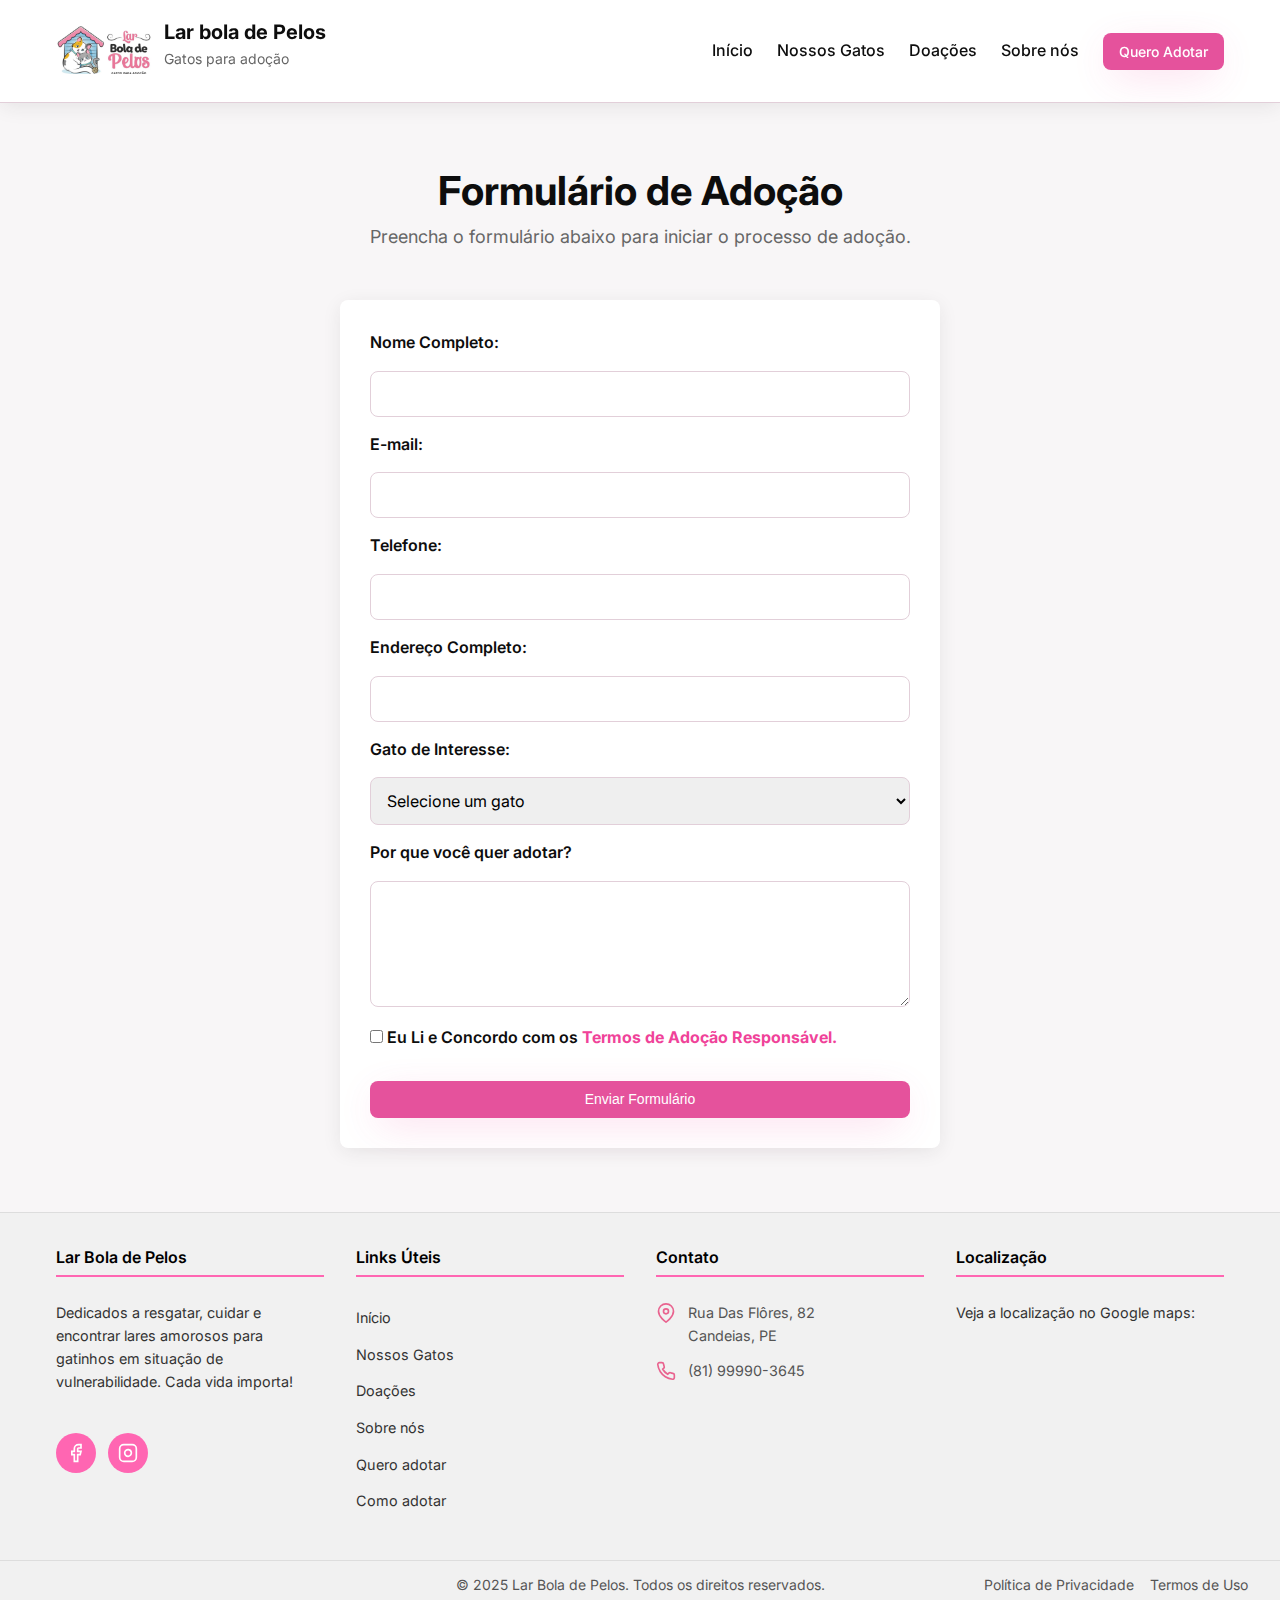
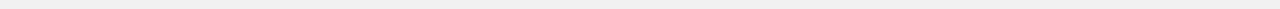
<file: adotar.html>
<!DOCTYPE html>
<html lang="pt-BR">
    <head>
        <meta charset="UTF-8">
        <meta name="viewport" content="width=device-width, initial-scale=1.0">
        <title>Quero Adotar - Lar Bola de Pelos</title>
        <link rel="stylesheet" href="assets/css/style.css">
        <link href="https://fonts.googleapis.com/css2?family=Inter:wght@400;500;600;700&display=swap" rel="stylesheet">
    </head>

    <body>
        
        <div id="header-placeholder"></div>

        <main class="main-content">
            <div class="container">
                <h2 class="section-title">Formulário de Adoção</h2>
                <p class="section-subtitle">Preencha o formulário abaixo para iniciar o processo de adoção.</p>

                <form id="adoption-form" class="adoption-form">
                    <label for="name">Nome Completo: </label>
                    <input type="text" id="name" name="name" required>

                    <label for="email">E-mail: </label>
                    <input type="text" id="email" name="email" required>

                    <label for="phone">Telefone: </label>
                    <input type="tel" id="phone" name="phone">

                    <label for="address">Endereço Completo: </label>
                    <input type="text" id="address" name="address" required>

                    <label for="pet">Gato de Interesse: </label>
                    <select id="pet" name="pet">
                        <option value="">Selecione um gato</option>
                        <option value="Gray">Gray</option>
                        <option value="Sukita">Sukita</option>
                        <option value="Pipoca">Pipoca</option>
                    </select>

                    <label for="reason">Por que você quer adotar?</label>
                    <textarea id="reason" name="reason" rows="5" required></textarea>
                    
                    <label for="terms-de-acordo">
                        <input type="checkbox" id="terms" name="terms" required>
                        Eu Li e Concordo com os 
                        <a href="#termos-modal">Termos de Adoção Responsável.</a> 
                    </label>

                    <button type="submit" class="btn btn-primary btn-full">Enviar Formulário</button>
                </form>
            </div>
        </main>

        <div id="termos-modal" class="modal">
            <div class="modal-content">
                <a href="#" class="modal-close">&times;</a> 
                <h2 class="section-title">Termos de Adoção Responsável</h2>
                <p class="section-subtitle">A leitura e aceitação destes termos são obrigatórias.</p>
    
                <div class="termos-texto">
                    <h3>1. Compromisso com o Bem-Estar</h3>
                    <p>O adotante se compromete a fornecer um lar seguro, amoroso e estável, garantindo alimentação de qualidade, água fresca e abrigo adequado contra sol, chuva e frio.</p>
                    <h3>2. Saúde e Vacinação</h3>
                    <p>O adotante é responsável por manter o animal com a vacinação em dia, e providenciar acompanhamento veterinário imediato em caso de doença ou lesão.</p>
                    <h3>3. Castração</h3>
                    <p>Todos os gatinhos são entregues castrados. Caso o gatinho ainda não tenha idade para o procedimento, o adotante se compromete a realizar a castração na data estipulada pelo abrigo, mediante comprovação veterinária.</p>
                    <h3>4. Segurança (Redes/Telas)</h3>
                    <p>É obrigatório que o local de residência possua telas de proteção ou redes em todas as janelas e áreas externas (sacadas, varandas) para garantir a segurança do felino e evitar fugas ou acidentes.</p>
                    <h3>5. Visitas de Acompanhamento</h3>
                    <p>O Lar Bola de Pelos reserva-se o direito de realizar visitas de acompanhamento no período pós-adoção para verificar as condições de adaptação e bem-estar do animal, mediante agendamento prévio.</p>
                    <p class="modal-final">Ao fechar esta janela, você retorna ao formulário para aceitar os termos.</p>
                </div>
            </div>
        </div>

        <div id="politica-modal" class="modal">
            <div class="modal-content">
                <a href="#" class="modal-close">&times;</a>
                <h2 class="section-title">Política de Privacidade</h2>
                <div class="termos-texto">
                    <h3>Informações Coletadas</h3>
                    <p>Coletamos seu nome e e-mail apenas para fins de contato e processo de adoção. Seus dados não são compartilhados com terceiros.</p>
                    <h3>Uso de Cookies</h3>
                    <p>Este site usa cookies mínimos para garantir a funcionalidade da navegação.</p>
                </div>
            </div>
        </div>

        <div id="termos-uso-modal" class="modal">
            <div class="modal-content">
                <a href="#" class="modal-close">&times;</a>
                <h2 class="section-title">Termos de Uso do Site</h2>
                <div class="termos-texto">
                    <h3>Conteúdo do Usuário</h3>
                    <p>Todo o conteúdo (textos e imagens) postado pelos usuários nos comentários ou redes sociais é de sua responsabilidade.</p>
                    <h3>Isenção de Responsabilidade</h3>
                    <p>O Lar Bola de Pelos não se responsabiliza por links externos ou informações incorretas fornecidas em blogs parceiros.</p>
                </div>
            </div>
        </div>

        
        <div id="footer-placeholder"></div>

        <div class="paw-prints">
            <div class="paw">🐾</div>
            <div class="paw">🐾</div>
            <div class="paw">🐾</div>
            <div class="paw">🐾</div>
            <div class="paw">🐾</div>
            <div class="paw">🐾</div>
            <div class="paw">🐾</div>
            <div class="paw">🐾</div>
        </div>

        <script src="assets/js/script.js"></script>
    </body>
</html>
</file>
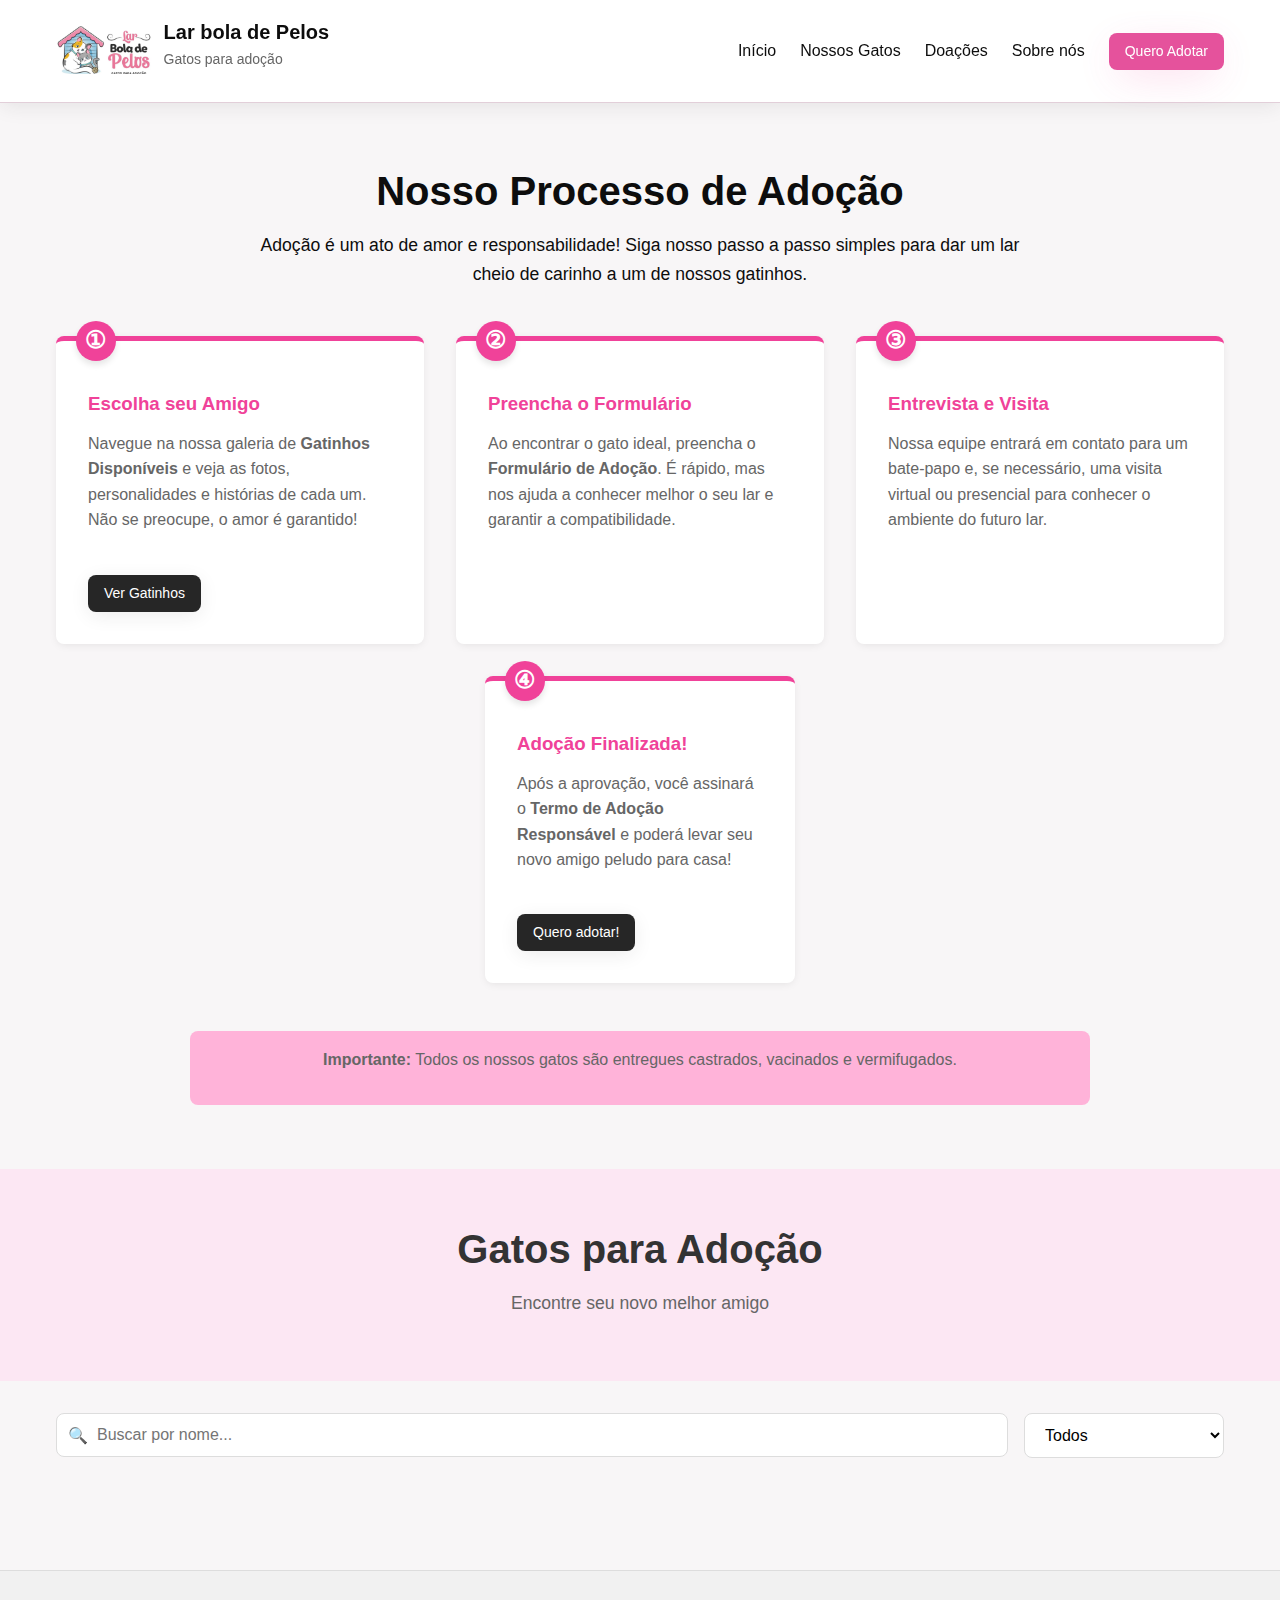
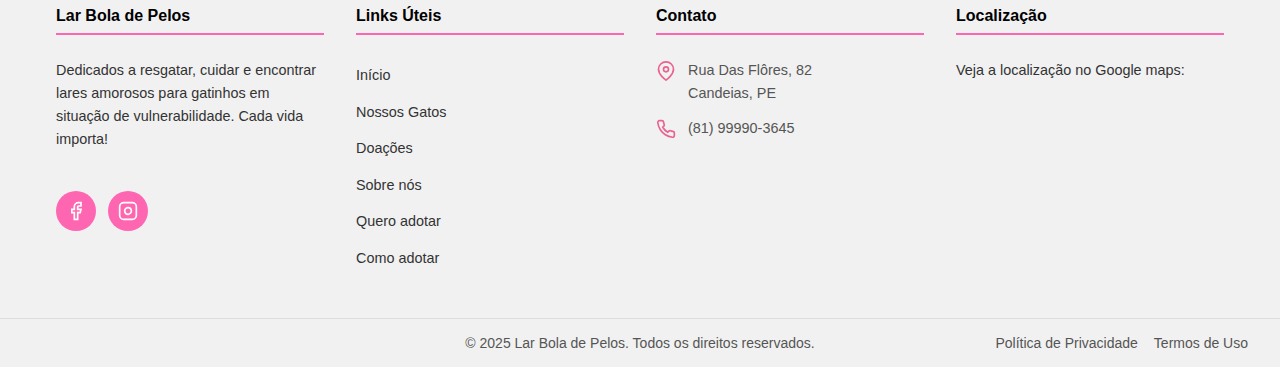
<file: como-adotar.html>
<!DOCTYPE html>
<html lang="pt-BR">

<head>
    <meta charset="UTF-8">
    <meta name="viewport" content="width=device-width, initial-scale=1.0">
    <title>Como Adotar - Lar Bola de Pelos</title>
    <link rel="stylesheet" href="assets/css/style.css">
    
</head>

<body>

    <div id="header-placeholder"></div>

    <main>
        <section class="como-adotar-section container">
            <h2>Nosso Processo de Adoção</h2>
            <p class="section-description">Adoção é um ato de amor e responsabilidade! Siga nosso passo a passo simples
                para
                dar um lar cheio de carinho a um de nossos gatinhos.</p>

            <div class="passos-wrapper">

                <div class="passo-card">
                    <span class="passo-numero">①</span>
                    <h3>Escolha seu Amigo</h3>
                    <p>Navegue na nossa galeria de <strong>Gatinhos Disponíveis</strong> e veja as fotos, personalidades
                        e
                        histórias de cada um. Não se preocupe, o amor é garantido!</p>
                    <br><a href="#gatosadotar" class="btn btn-secondary">Ver Gatinhos</a>
                </div>

                <div class="passo-card">
                    <span class="passo-numero">②</span>
                    <h3>Preencha o Formulário</h3>
                    <p>Ao encontrar o gato ideal, preencha o <strong>Formulário de Adoção</strong>. É rápido, mas nos
                        ajuda
                        a conhecer melhor o seu lar e garantir a compatibilidade.</p>
                </div>

                <div class="passo-card">
                    <span class="passo-numero">③</span>
                    <h3>Entrevista e Visita</h3>
                    <p>Nossa equipe entrará em contato para um bate-papo e, se necessário, uma visita virtual ou
                        presencial
                        para conhecer o ambiente do futuro lar.</p>
                </div>

                <div class="passo-card">
                    <span class="passo-numero">④</span>
                    <h3>Adoção Finalizada!</h3>
                    <p>Após a aprovação, você assinará o <strong>Termo de Adoção Responsável</strong> e poderá levar seu
                        novo amigo peludo para casa!</p>
                    <br><a href="adotar.html" class="btn btn-secondary">Quero adotar!</a>
                </div>

            </div>

            <div class="observacao-final">
                <p><strong>Importante:</strong> Todos os nossos gatos são entregues castrados, vacinados e vermifugados.
                </p>
            </div>
        </section>

        <div>
            <div class="page-header">
                <div class="container" id="gatosadotar">
                    <h1>Gatos para Adoção</h1>
                    <p>Encontre seu novo melhor amigo</p>
                </div>
            </div>
            <div class="filters-section">
                <div class="container">
                    <div class="filters-container">
                        <div class="search-box">
                            <span class="search-icon">🔍</span>
                            <input type="text" id="searchInput" placeholder="Buscar por nome...">
                        </div>
                        <select class="filter-select" id="sexFilter">
                            <option value="todos">Todos</option>
                            <option value="Macho">Macho</option>
                            <option value="Fêmea">Fêmea</option>
                        </select>
                    </div>
                    <div class="cats-grid" id="catsGrid"></div>

                    <!-- Mensagem de sem resultados -->
                    <div class="no-results" id="noResults" style="display: none;">
                        Nenhum gato encontrado com os filtros selecionados.
                    </div>
                </div>
            </div>
        </div>
    </main>

    <div id="politica-modal" class="modal">
        <div class="modal-content">
            <a href="#" class="modal-close">&times;</a>
            <h2 class="section-title">Política de Privacidade</h2>
            <div class="termos-texto">
                <h3>Informações Coletadas</h3>
                <p>Coletamos seu nome e e-mail apenas para fins de contato e processo de adoção. Seus dados não são
                    compartilhados com terceiros.</p>
                <h3>Uso de Cookies</h3>
                <p>Este site usa cookies mínimos para garantir a funcionalidade da navegação.</p>
            </div>
        </div>
    </div>

    <div id="termos-uso-modal" class="modal">
        <div class="modal-content">
            <a href="#" class="modal-close">&times;</a>
            <h2 class="section-title">Termos de Uso do Site</h2>
            <div class="termos-texto">
                <h3>Conteúdo do Usuário</h3>
                <p>Todo o conteúdo (textos e imagens) postado pelos usuários nos comentários ou redes sociais é de sua
                    responsabilidade.</p>
                <h3>Isenção de Responsabilidade</h3>
                <p>O Lar Bola de Pelos não se responsabiliza por links externos ou informações incorretas fornecidas em
                    blogs parceiros.</p>
            </div>
        </div>
    </div>


    <div id="footer-placeholder"></div>

    <script src="assets/js/script.js"></script>
    <script src="assets/js/cardgatos.js"></script>
</body>

</html>
</file>
<file: assets/css/style.css>
/* Lar bola de Pelos - Design System CSS */
* {
    margin: 0;
    padding: 0;
    box-sizing: border-box;
}

:root {
    /* Colors - Pink and Black theme */
    --primary-color: hsl(330, 85%, 60%);
    --primary-light: hsl(330, 100%, 85%);
    --secondary-color: hsl(0, 0%, 15%);
    --background: hsl(330, 15%, 97%);
    --card-bg: hsl(0, 0%, 100%);
    --text-primary: hsl(0, 0%, 5%);
    --text-muted: hsl(0, 0%, 40%);
    --border-color: hsl(330, 25%, 85%);

    /* Shadows */
    --shadow-pink: 0 10px 40px -10px hsl(330, 85%, 60%, 0.3);
    --shadow-elegant: 0 4px 20px -2px hsl(0, 0%, 15%, 0.1);
    --shadow-card: 0 2px 10px -2px hsl(0, 0%, 0%, 0.1);

    /* Spacing */
    --container-max-width: 1200px;
    --border-radius: 8px;

    /* Typography */
    --font-family: 'Inter', -apple-system, BlinkMacSystemFont, sans-serif;
}

body {
    font-family: var(--font-family);
    background-color: var(--background);
    color: var(--text-primary);
    line-height: 1.6;
}

.container {
    max-width: var(--container-max-width);
    margin: 0 auto;
    padding: 0 1rem;
}

/* Header */
.header {
    background-color: var(--card-bg);
    box-shadow: var(--shadow-elegant);
    border-bottom: 1px solid var(--border-color);
    position: sticky;
    top: 0;
    z-index: 100;
}

.header-content {
    display: flex;
    align-items: center;
    justify-content: space-between;
    padding: 1rem 0;
}

.logo-section {
    display: flex;
    align-items: center;
    gap: 0.75rem;
}

.logo {
    height: 3rem;
    width: auto;
}

.logo-title {
    font-size: 1.25rem;
    font-weight: 700;
    color: var(--text-primary);
}

.logo-subtitle {
    font-size: 0.875rem;
    color: var(--text-muted);
}

.nav {
    display: flex;
    align-items: center;
    gap: 1.5rem;
}

.nav-link {
    color: var(--text-primary);
    text-decoration: none;
    font-weight: 500;
    transition: color 0.3s ease;
}

.nav-link:hover {
    color: var(--primary-color);
}

/* Buttons */
.btn {
    display: inline-flex;
    align-items: center;
    justify-content: center;
    gap: 0.5rem;
    padding: 0.5rem 1rem;
    border: none;
    border-radius: var(--border-radius);
    font-weight: 500;
    font-size: 0.875rem;
    cursor: pointer;
    text-decoration: none;
    transition: all 0.3s ease;
    line-height: 1.5;
}

.btn-gatos-container {
    text-align: center;
}

.btn-gatos {
    width: 350px;

}

.btns-lg {
    background: linear-gradient(135deg, var(--primary-color), var(--secondary-color));
    color: white;
    box-shadow: var(--shadow-pink);
    border: none;
}

.btns-lg:hover {
    background-color: hsl(0, 0%, 25%);
    box-shadow: var(--shadow-pink);
    transform: translateY(-1px);
}

.btn-primary {
    background-color: hsl(330, 74%, 61%);
    color: white;
    box-shadow: var(--shadow-pink);
    border: none;
}

.btn-primary:hover {
    transform: translateY(-2px) scale(1.05);
    box-shadow: var(--shadow-pink);
}

.btn-secondary {
    background-color: var(--secondary-color);
    color: white;
    box-shadow: var(--shadow-elegant);
    border: none;
}

.btn-secondary:hover {
    background-color: hsl(0, 0%, 25%);
    box-shadow: var(--shadow-pink);
    transform: translateY(-1px);
}

.btn-lg {
    padding: 0.75rem 2rem;
    font-size: 1rem;
    height: auto;
}

.btn-full {
    width: 100%;
}

.btn-icon {
    width: 2.5rem;
    height: 2.5rem;
    padding: 0;
    background-color: var(--secondary-color);
    color: white;
    cursor: default;
}

/* Hero Section */
.hero {
    padding: 5rem 0;
    background: linear-gradient(180deg, hsl(330, 15%, 97%), hsl(330, 20%, 90%));
    overflow: hidden;
}

.hero-content {
    display: grid;
    grid-template-columns: 1fr 1fr;
    gap: 3rem;
    align-items: center;
}

.hero-title {
    font-size: 3rem;
    font-weight: 700;
    line-height: 1.2;
    margin-bottom: 1rem;
    color: var(--text-primary);
}

.hero-title span {
    color: hsl(330, 74%, 61%);
    display: block;
}

.hero-description {
    font-size: 1.25rem;
    margin-bottom: 2rem;
    color: var(--text-muted);
    line-height: 1.6;
}

.hero-buttons {
    display: flex;
    gap: 1rem;
    flex-wrap: wrap;
}

.hero-image {
    position: relative;
}

.hero-img {
    width: 100%;
    height: 400px;
    object-fit: cover;
    border-radius: var(--border-radius);
    box-shadow: var(--shadow-elegant);
}

/* Cats Section */
.cats-section {
    padding: 4rem 0;
}

.section-title {
    font-size: 2.5rem;
    font-weight: 700;
    text-align: center;
    margin-bottom: 0.5rem;
    color: var(--text-primary);
}

.section-subtitle {
    text-align: center;
    color: var(--text-muted);
    margin-bottom: 3rem;
    font-size: 1.125rem;
}

.cats-grid {
    display: grid;
    grid-template-columns: repeat(auto-fit, minmax(300px, 1fr));
    gap: 2rem;
}

/* Cat Cards */
.cat-card {
    background-color: var(--card-bg);
    border-radius: var(--border-radius);
    border: 1px solid var(--border-color);
    overflow: hidden;
    transition: all 0.3s ease;
    box-shadow: var(--shadow-card);
}

.cat-card:hover {
    transform: translateY(-4px);
    box-shadow: var(--shadow-pink);
}

.cat-image-container {
    position: relative;
    overflow: hidden;
}

.cat-image {
    width: 100%;
    height: 250px;
    object-fit: cover;
    transition: transform 0.3s ease;
}

.cat-card:hover .cat-image {
    transform: scale(1.05);
}

.special-badge {
    position: absolute;
    top: 0.75rem;
    right: 0.75rem;
    background-color: var(--primary-color);
    color: white;
    padding: 0.25rem 0.75rem;
    border-radius: var(--border-radius);
    font-size: 0.75rem;
    font-weight: 500;
    box-shadow: var(--shadow-pink);
}

.heart-btn {
    position: absolute;
    top: 0.75rem;
    left: 0.75rem;
    width: 2rem;
    height: 2rem;
    background-color: var(--secondary-color);
    color: white;
    border: none;
    border-radius: var(--border-radius);
    font-size: 1rem;
    cursor: pointer;
    transition: all 0.3s ease;
    box-shadow: var(--shadow-elegant);
}

.heart-btn:hover {
    background-color: var(--primary-color);
    transform: scale(1.1);
}

.cat-content {
    padding: 1.5rem;
}

.cat-header {
    display: flex;
    justify-content: space-between;
    align-items: center;
    margin-bottom: 0.5rem;
}

.cat-name {
    font-size: 1.25rem;
    font-weight: 700;
    color: var(--text-primary);
}

.cat-gender {
    background-color: var(--secondary-color);
    color: white;
    padding: 0.25rem 0.5rem;
    border-radius: var(--border-radius);
    font-size: 0.75rem;
}

.cat-info {
    display: flex;
    gap: 1rem;
    margin-bottom: 1rem;
    color: var(--text-muted);
    font-size: 0.875rem;
}

.cat-description {
    color: var(--text-muted);
    font-size: 0.875rem;
    margin-bottom: 1.5rem;
    line-height: 1.5;
}

.cat-actions {
    display: flex;
    gap: 0.5rem;
}


/* Donation Section */
.donation-section {
    padding: 1rem 0;
    background-color: var(--background);
}

.donation-cards {
    display: grid;
    grid-template-columns: repeat(auto-fit, minmax(280px, 1fr));
    gap: 2rem;
    max-width: 1000px;
    margin: 2rem auto 0;
}

.donation-card {
    background: var(--card-bg);
    padding: 2rem;
    border-radius: var(--border-radius);
    text-align: center;
    box-shadow: var(--shadow-card);
    transition: transform 0.3s ease, box-shadow 0.3s ease;
    border: 1px solid var(--border-color);
}

.donation-card:hover {
    transform: translateY(-4px);
    box-shadow: var(--shadow-pink);
}

.donation-card-icon {
    display: inline-flex;
    align-items: center;
    justify-content: center;
    width: 80px;
    height: 80px;
    background: linear-gradient(135deg, var(--primary-color), var(--secondary-color));
    border-radius: 50%;
    margin-bottom: 1.5rem;
    color: white;
}


.donation-card h3 {
    font-size: 1.25rem;
    font-weight: 600;
    margin-bottom: 0.5rem;
    color: var(--text-primary);
}

.donation-card p {
    color: var(--text-muted);
    font-size: 0.95rem;
    margin-bottom: 1.5rem;
}

.donation-amounts {
    text-align: center;
    margin-top: 3rem;
}

.donation-amounts h3 {
    font-size: 1.5rem;
    font-weight: 600;
    margin-bottom: 1.5rem;
    color: var(--text-primary);
}

.amount-buttons {
    display: flex;
    justify-content: center;
    gap: 1rem;
    flex-wrap: wrap;
    margin-bottom: 1.5rem;
}

.btn-amount {
    background-color: var(--card-bg);
    color: var(--text-primary);
    border: 2px solid var(--primary-color);
    padding: 0.75rem 1.5rem;
    font-weight: 600;
    font-size: 1rem;
}

.btn-amount:hover {
    background-color: var(--primary-color);
    color: white;
    transform: translateY(-2px);
}

.donation-info {
    color: var(--primary-color);
    font-weight: 500;
    font-size: 1rem;
}

/* Wrapper do grid de cards */
.donation-cards-wrapper {
    display: grid;
    grid-template-columns: repeat(auto-fit, minmax(250px, 1fr));
    gap: 3.5rem;
    max-width: 1400px;
    margin: 2rem auto 4rem auto;
    margin-left: -30px;

}

/* Cada card */
.donation-card-item {
    background-color: var(--card-bg);
    border-radius: var(--border-radius);
    border: 1px solid var(--border-color);
    padding: 2rem;
    text-align: center;
    box-shadow: var(--shadow-card);
    display: flex;
    flex-direction: column;
    justify-content: space-between;
    min-width: 300px;
    /* largura mínima aumentada */
    transition: transform 0.3s ease, box-shadow 0.3s ease;

}

/* Hover nos cards */
.donation-card-item:hover {
    transform: translateY(-4px);
    box-shadow: var(--shadow-pink);
}

/* Ícone do card */
.donation-icon {
    display: flex;
    justify-content: center;
    align-items: center;
    width: 80px;
    height: 80px;
    margin: 0 auto 1.5rem auto;
    border-radius: 50%;
    background: linear-gradient(135deg, var(--primary-color), var(--secondary-color));
    color: white;
    font-size: 2rem;
}

/* Título e texto */
.donation-card-item h3 {
    font-size: 1.25rem;
    font-weight: 600;
    margin-bottom: 0.5rem;
    color: var(--text-primary);
}

.donation-card-item p {
    color: var(--text-muted);
    font-size: 0.95rem;
    margin-bottom: 1.5rem;
}

/* Botão centralizado */
.donation-card-item .btn {
    display: inline-block;
    background: linear-gradient(135deg, var(--primary-color), var(--secondary-color));
    padding: 0.75rem 1.5rem;
    font-size: 0.95rem;
    font-weight: 600;
    border-radius: var(--border-radius);
    color: white;
    border: none;
    cursor: pointer;
    transition: all 0.3s ease;
    margin: 0 auto;
    /* centraliza o botão */
}

.donation-card-item .btn:hover {
    transform: translateY(-2px) scale(1.05);
    box-shadow: var(--shadow-pink);
}

/* Responsividade */
@media (max-width: 1024px) {
    .donation-cards-wrapper {
        grid-template-columns: repeat(auto-fit, minmax(250px, 1fr));
    }
}

@media (max-width: 600px) {
    .donation-cards-wrapper {
        grid-template-columns: 1fr;
    }
}

.form-input,
.form-textarea {
    padding: 0.75rem;
    border: 1px solid var(--border-color);
    border-radius: var(--border-radius);
    font-family: inherit;
    font-size: 0.875rem;
    background-color: var(--background);
    transition: border-color 0.3s ease;
}

.form-input:focus,
.form-textarea:focus {
    outline: none;
    border-color: var(--primary-color);
}

.form-textarea {
    min-height: 120px;
    resize: vertical;
}

/* Responsive Design */
@media (max-width: 768px) {
    .nav {
        display: none;
    }

    .hero-content {
        grid-template-columns: 1fr;
        gap: 2rem;
        text-align: center;
    }

    .hero-title {
        font-size: 2rem;
    }

    .cats-grid {
        grid-template-columns: 1fr;
    }

    .contact-content {
        grid-template-columns: 1fr;
        gap: 2rem;
    }

    .hero-buttons {
        justify-content: center;
    }
}

@media (max-width: 480px) {
    .container {
        padding: 0 0.5rem;
    }

    .hero-title {
        font-size: 1.75rem;
    }

    .section-title {
        font-size: 2rem;
    }

    .hero-buttons {
        flex-direction: column;
    }
}

.section-subtitle {
    text-align: center;
    color: var(--text-muted);
    margin-bottom: 3rem;
    font-size: 1.125rem;
}

.cats-grid {
    display: grid;
    grid-template-columns: repeat(auto-fit, minmax(300px, 1fr));
    gap: 2rem;
}

/* Cat Cards */
.cat-card {
    background-color: var(--card-bg);
    border-radius: var(--border-radius);
    border: 1px solid var(--border-color);
    overflow: hidden;
    transition: all 0.3s ease;
    box-shadow: var(--shadow-card);
}

.cat-card:hover {
    transform: translateY(-4px);
    box-shadow: var(--shadow-pink);
}

.cat-image-container {
    position: relative;
    overflow: hidden;
}

.cat-image {
    width: 100%;
    height: 250px;
    object-fit: cover;
    transition: transform 0.3s ease;
}

.cat-card:hover .cat-image {
    transform: scale(1.05);
}

.special-badge {
    position: absolute;
    top: 0.75rem;
    right: 0.75rem;
    background-color: var(--primary-color);
    color: white;
    padding: 0.25rem 0.75rem;
    border-radius: var(--border-radius);
    font-size: 0.75rem;
    font-weight: 500;
    box-shadow: var(--shadow-pink);
}

.heart-btn {
    position: absolute;
    top: 0.75rem;
    left: 0.75rem;
    width: 2rem;
    height: 2rem;
    background-color: var(--secondary-color);
    color: white;
    border: none;
    border-radius: var(--border-radius);
    font-size: 1rem;
    cursor: pointer;
    transition: all 0.3s ease;
    box-shadow: var(--shadow-elegant);
}

.heart-btn:hover {
    background-color: var(--primary-color);
    transform: scale(1.1);
}

.cat-content {
    padding: 1.5rem;
}

.cat-header {
    display: flex;
    justify-content: space-between;
    align-items: center;
    margin-bottom: 0.5rem;
}

.cat-name {
    font-size: 1.25rem;
    font-weight: 700;
    color: var(--text-primary);
}

.cat-gender {
    background-color: var(--secondary-color);
    color: white;
    padding: 0.25rem 0.5rem;
    border-radius: var(--border-radius);
    font-size: 0.75rem;
}

.cat-info {
    display: flex;
    gap: 1rem;
    margin-bottom: 1rem;
    color: var(--text-muted);
    font-size: 0.875rem;
}

.cat-description {
    color: var(--text-muted);
    font-size: 0.875rem;
    margin-bottom: 1.5rem;
    line-height: 1.5;
}

.cat-actions {
    display: flex;
    gap: 0.5rem;
}

/* Contact Section */
.contact-section {
    padding: 4rem 0;
    background-color: var(--card-bg);
}

.contact-content {
    display: grid;
    grid-template-columns: 1fr 1fr;
    gap: 3rem;
    max-width: 800px;
    margin: 0 auto;
}

.contact-info h3 {
    font-size: 1.25rem;
    font-weight: 600;
    margin-bottom: 1rem;
    color: var(--text-primary);
}

.contact-info p {
    margin-bottom: 0.5rem;
    color: var(--text-muted);
}

/* Forms */
.contact-form {
    display: flex;
    flex-direction: column;
    gap: 1rem;
}

.form-input,
.form-textarea {
    padding: 0.75rem;
    border: 1px solid var(--border-color);
    border-radius: var(--border-radius);
    font-family: inherit;
    font-size: 0.875rem;
    background-color: var(--background);
    transition: border-color 0.3s ease;
}

.form-input:focus,
.form-textarea:focus {
    outline: none;
    border-color: var(--primary-color);
}

.form-textarea {
    min-height: 120px;
    resize: vertical;
}

/* Responsive Design */
@media (max-width: 768px) {
    .nav {
        display: none;
    }

    .hero-content {
        grid-template-columns: 1fr;
        gap: 2rem;
        text-align: center;
    }

    .hero-title {
        font-size: 2rem;
    }

    .cats-grid {
        grid-template-columns: 1fr;
    }

    .contact-content {
        grid-template-columns: 1fr;
        gap: 2rem;
    }

    .hero-buttons {
        justify-content: center;
    }

}

@media (max-width: 480px) {
    .container {
        padding: 0 0.5rem;
    }

    .hero-title {
        font-size: 1.75rem;
    }

    .section-title {
        font-size: 2rem;
    }

    .hero-buttons {
        flex-direction: column;
    }
}

/* Floating cards */
.floating-card {
    position: absolute;
    background-color: var(--card-bg);
    padding: 1rem;
    border-radius: 1rem;
    box-shadow: var(--shadow-elegant);
    border: 1px solid var(--border-color);
    display: flex;
    align-items: center;
    gap: 0.5rem;
    z-index: 10;
}

.floating-card-top {
    top: -1rem;
    right: -1rem;
}

.floating-card-bottom {
    bottom: -1rem;
    left: -1rem;
}

.card-icon {
    width: 20px;
    height: 20px;
    color: var(--primary-color);
    flex-shrink: 0;
}

.card-text {
    font-size: 0.875rem;
    font-weight: 500;
    color: var(--text-primary);
    white-space: nowrap;
}

.icon {
    width: 100px;
}

/* ---------
ADOTAR.HTML
----------- */

.main-content {
    padding: 4rem 0;
}

/* ----Formulário - linha 35---- */

.adoption-form {
    display: flex;
    flex-direction: column;
    gap: 15px;
    background-color: var(--card-bg);
    padding: 30px;
    border-radius: var(--border-radius);
    box-shadow: var(--shadow-elegant);
    max-width: 600px;
    margin: 0 auto;
}

.adoption-form label {
    font-weight: 600;
    color: var(--text-primary);
}

/* ----Formulário - linha 41---- */
.adoption-form input[type="text"],
.adoption-form input[type="email"],
.adoption-form input[type="tel"],
.adoption-form select,
.adoption-form textarea {
    width: 100%;
    padding: 12px;
    border: 1px solid var(--border-color);
    border-radius: var(--border-radius);
    font-size: 16px;
    font-family: var(--font-family);
    transition: border-color 0.3;
}

.adoption-form input:focus,
.adoption-form select:focus,
.adoption-form textarea:focus {
    outline: none;
    border-color: var(--primary-color);
}

.adoption-form textarea {
    resize: vertical;
}

.adoption-form input[type="checkbox"] {
    width: auto;
    margin-top: 8px;
}

.adoption-form .btn-full {
    margin-top: 1rem;
}

/* --------------- 
PATINHAS NO FUNDO 
----------------- */
.paw-prints {
    position: fixed;
    /* Fixa as patinhas na tela */
    top: 0;
    height: 100%;
    pointer-events: none;
    /* Permite clicar atravez das patinhas */
    z-index: 0;
    overflow: hidden;
    /* Esconde as patinhas fora da área visível */
    left: 0;
    right: 0;
}

/* --- Pisada das patinhas --- */

.paw:nth-child(1) {
    top: 10%;
    left: 5%;
    --rotation: -20deg;
    animation-delay: 1.0s;
}

.paw:nth-child(2) {
    top: 30%;
    left: 15%;
    --rotation: 10deg;
    animation-delay: 4.5s;
}

.paw:nth-child(3) {
    top: 55%;
    left: 7%;
    --rotation: 5deg;
    animation-delay: 7.2s;
}

.paw:nth-child(4) {
    top: 75%;
    left: 25%;
    --rotation: 25deg;
    animation-delay: 2.8s;
}

.paw:nth-child(5) {
    top: 90%;
    left: 12%;
    --rotation: -15deg;
    animation-delay: 9.0s;
}

.paw:nth-child(6) {
    top: 18%;
    left: 85%;
    --rotation: 30deg;
    animation-delay: 5.5s;
}

.paw:nth-child(7) {
    top: 45%;
    left: 93%;
    --rotation: -10deg;
    animation-delay: 11.5s;
}

.paw:nth-child(8) {
    top: 68%;
    left: 38%;
    --rotation: 5deg;
    animation-delay: 3.3s;
}

.paw:nth-child(9) {
    top: 8%;
    left: 70%;
    --rotation: 10deg;
    animation-delay: 6.0s;
}

.paw:nth-child(10) {
    top: 22%;
    left: 60%;
    --rotation: -5deg;
    animation-delay: 13.0s;
}

.paw:nth-child(11) {
    top: 40%;
    left: 80%;
    --rotation: 20deg;
    animation-delay: 4.0s;
}

.paw:nth-child(12) {
    top: 65%;
    left: 65%;
    --rotation: -10deg;
    animation-delay: 8.5s;
}

.paw:nth-child(13) {
    top: 80%;
    left: 90%;
    --rotation: 5deg;
    animation-delay: 15.0s;
}

.paw:nth-child(14) {
    top: 50%;
    left: 50%;
    --rotation: 15deg;
    animation-delay: 10.8s;
}

.paw:nth-child(15) {
    top: 95%;
    left: 75%;
    --rotation: -5deg;
    animation-delay: 12.0s;
}

/* --- KEYFRAMES: Simulação de Pisada --- */
@keyframes paw-step {
    0% {
        opacity: 0;
        /* Invisível antes de pisar */
        transform: scale(0.6) rotate(var(--rotation));
        /* Patinha pequena */
    }

    10% {
        opacity: 1;
        transform: scale(1.1) rotate(var(--rotation));
    }

    15% {
        opacity: 0.9;
        transform: scale(1) rotate(var(--rotation));
        /* Volta ao tamanho normal */
    }

    50% {
        opacity: 0.5;
        /* Pegada se torna fraca e se mantém */
    }

    100% {
        opacity: 0;
        /* Pegada desaparece completamente */
    }
}

/* --- Aplicação da Animação às Patinhas --- */

.paw {
    position: absolute;
    font-size: 2.5rem;
    color: rgba(255, 107, 107, 0.6);
    opacity: 0;
    /* Começa invisível o @keyframes faz aparecer */
    animation: paw-step 10s infinite ease-in-out;
}

/* ----------------------------------- 
ESTILOS DO PASSO A PASSO (COMO ADOTAR) 
-------------------------------------- */

.como-adotar-section {
    padding: 4rem 1rem;
    text-align: center;
}

.section-description {
    max-width: 800px;
    margin: 1rem auto 3rem;
    font-size: 1.1rem;
    color: var(--text-secondary);
}

.passos-wrapper {
    display: grid;
    grid-template-columns: repeat(auto-fit, minmax(280px, 1fr));
    gap: 2rem;
    margin-bottom: 3rem;
}

.passo-card {
    background-color: var(--card-bg);
    padding: 2rem;
    border-radius: var(--border-radius);
    box-shadow: var(--shadow-card);
    transition: transform 0.3;
    text-align: left;
    position: relative;
    border-top: 5px solid var(--primary-color);
}

.passo-card:hover {
    transform: translateY(-5px)
}

.passo-numero {
    display: inline-flex;
    justify-content: center;
    align-items: center;
    width: 40px;
    height: 40px;
    background-color: var(--primary-color);
    color: white;
    font-weight: bold;
    font-size: 1.5rem;
    border-radius: 50%;
    position: absolute;
    top: -20px;
    left: 20px;
    box-shadow: 0 4px 6px rgba(0, 0, 0, 0.1);
}

.passo-card h3 {
    margin-top: 1rem;
    margin-bottom: 0.75rem;
    color: var(--primary-color);
}

.observacao-final {
    background-color: var(--primary-light);
    padding: 1rem;
    border-radius: var(--border-radius);
    max-width: 900px;
    margin: 0 auto;
    font-size: 1rem;
    color: var(--text-primary);
}

/* --- Centraliza e Limita o Passo 4 --- */
.passos-wrapper .passo-card:nth-child(4) {
    /* Força a quebra de linha, ocupando toda a largura da linha */
    grid-column: 1 / -1;

    /* LIMITAÇÃO CRUCIAL: Define uma largura máxima */
    max-width: 310px;

    /* Centraliza o card na largura total que ele está ocupando */
    justify-self: center;
}

/* --------------------
    ESTILOS DO MODAL (COMPLETO E CORRIGIDO) 
-------------------- */

.modal {
    /* Esconde o modal por padrão */
    visibility: hidden;
    opacity: 0;

    /* Posição e Fundo Escuro */
    position: fixed;
    top: 0;
    right: 0;
    bottom: 0;
    left: 0;
    background: rgba(0, 0, 0, 0.7);
    z-index: 1000;
    transition: opacity 0.3s, visibility 0.3s;

    display: flex;
    justify-content: center;
    align-items: center;
}

/* Classe ativada pelo JavaScript para Mostraer o Modal */
.modal-visivel {
    visibility: visible;
    opacity: 1;
}

/* Estilo ("mini tela") */
.modal-content {
    background: white;
    padding: 30px;
    width: 90%;
    max-width: 650px;
    position: relative;
    border-radius: 10px;
    max-height: 80vh;
    /* Altura máxima para caber em telas menores */
    overflow-y: auto;
    /* Permite rolagem se o texto for muito longo */
}

.modal-close {
    /* Botão de Fechar (X) */
    position: absolute;
    top: 10px;
    right: 20px;
    font-size: 30px;
    font-weight: bold;
    color: #333;
    text-decoration: none;
}

.modal-close:hover {
    color: var(--primary-color, #ff6b6b);
}

.termos-texto h3 {
    color: #333;
    margin-top: 1.5rem;
    font-size: 1.2rem;
}

.adoption-form a[href="#termos-modal"] {
    text-decoration: none;
    /* Remove o Sublinhado do Link */
    font-weight: bold;
    color: var(--primary-color, #ff6b6b);
}

.adoption-form a[href="#termos-modal"]:hover {
    text-decoration: underline;
    /* O sublinhado aparece SÓ quando o mouse está sobre ele */
    opacity: 0.9;
}

/* ESTILIZAÇÃO Sobre Nós*/
.sobre-nos-section {
    padding: 4rem 1rem;
    text-align: center;
}

h2 {
    font-size: 2.5rem;
    font-weight: 700;
    line-height: 1.2;
    margin-bottom: 1rem;
    color: var(--text-primary);
}

p {
    margin-bottom: 1rem;
    color: var(--text-muted);
}

/*1. Etilização do título Quem somos*/

.hero-content {
    display: grid;
    grid-template-columns: 1fr 1fr;
    gap: 3rem;
    align-items: center;
}

.hero-text {
    order: 1;
}

.hero-image {
    order: 2;
    position: relative;
}

.hero-img {
    width: 100%;
    height: 400px;
    object-fit: cover;
    border-radius: var(--border-radius);
    box-shadow: var(--shadow-elegant);
}

/*2. Estilização do conteúdo Missão e Equipe*/
.team {
    padding: 4rem 0;
    text-align: center;
    background-color: var(--background);
}

.equipe-content {
    display: grid;
    grid-template-columns: 1fr 1fr;
    gap: 4rem;
    align-items: flex-start;
    text-align: left;
    margin: 0 auto;
    max-width: var(--container-max-width);
}

.team-mission {
    order: 2;
    display: flex;
    flex-direction: column;
    padding: 1rem 0;
    justify-content: center;
    align-items: flex-start;
    height: 100%;
}

.team-mission-title {
    font-size: 2.5rem;
    font-weight: 700;
    margin-bottom: 1rem;
    color: var(--primary-color);
}

.team-mission-phrase {
    font-size: 1.3rem;
    font-style: italic;
    color: hsl(0, 0%, 25%);
    line-height: 1.4;
    border-left: 5px solid var(--primary-light);
    padding-left: 1rem;
}

.team-members {
    order: 1;
    display: flex;
    justify-content: center;
    align-items: flex-start;
    gap: 2rem;
    flex-wrap: wrap;
    width: 100%;
}

.team-member {
    background-color: var(--card-bg);
    border-radius: var(--border-radius);
    padding: 1.5rem;
    box-shadow: var(--shadow-card);
    transition: transform 0.3s ease;
    width: calc(50% - 1rem);
    max-width: 300px;

    border: 1px solid var(--border-color);
    display: flex;
    flex-direction: column;
    align-items: center;
    text-align: center;
}

.team-member:hover {
    transform: translateY(-5px);
    box-shadow: 0 0 0 15px 5px var(--primary-color);
}

.team-member-img {
    width: 150px;
    height: 150px;
    object-fit: cover;
    border-radius: 50%;
    margin-bottom: 1rem;
    border: 4px solid var(--primary-color);
    box-shadow: 0 0 0 6px var(--primary-light);
}

.team-member-name {
    font-size: 1.2rem;
    font-weight: 700;
    color: var(--text-primary);
    margin-bottom: 0.5rem;
}

.team-member-role {
    font-size: 1rem;
    color: var(--text-muted);
    flex-grow: 1;
}

/*4. Estilização do título Apoie a causa*/

.associate {
    padding: 5rem 0;
    background-color: var(--background);
    color: white;
    text-align: left;
}

.associate-tittle {
    font-size: 2.5rem;
    font-weight: 700;
    margin-bottom: 3rem;
    color: #000000;
}

.associate-content {
    display: flex;
    max-width: var(--container-max-width);
    margin: 0 auto;
    gap: 3rem;
    align-items: flex-start;
    text-align: left;
}

.associate-left {
    flex: 1;
    padding-right: 1.5rem;
    text-align: left;
}

.associate-description {
    font-size: 1.125rem;
    color: hsl(0, 0%, 0%);
    line-height: 1.6;
}

.associate-right {
    flex: 1;
    display: flex;
    flex-direction: column;
    align-items: center;
    text-align: center;

    border: 1px solid var(--border-color);
    padding: 2rem;
    border-radius: var(--border-radius);
    box-shadow: var(--shadow-card);
}

.associate-subtitle {
    font-size: 1.25rem;
    font-style: italic;
    color: hsl(0, 0%, 8%);
    margin-bottom: 2rem;
}

.associate .btn-primary {
    padding: 0.75rem 2rem;
    font-size: 1rem;
}

/* RESPONSIVIDADE */
@media (max-width: 900px) {

    h2 {
        font-size: 2rem;
    }

    .sobre-nos-section {
        padding: 3rem 1rem;
    }

    /* 1. SEÇÃO QUEM SOMOS (Inverte a ordem para Imagem no topo) */
    .hero-content {
        grid-template-columns: 1fr;
        text-align: center;
        gap: 2rem;
    }

    .hero-text {
        order: 2;
    }

    .hero-image {
        order: 1;
    }

    .hero-img {
        height: auto;
        max-height: 300px;
    }


    /* 2. SEÇÃO NOSSA EQUIPE */
    .equipe-content {
        grid-template-columns: 1fr;
        gap: 3rem;
        text-align: center;
    }

    .team-members {
        order: 1;
        justify-content: center;
    }

    .team-mission {
        order: 2;
        align-items: center;
    }

    .team-mission-title {
        font-size: 1.8rem;
    }

    .team-mission-phrase {
        text-align: center;
        border-left: none;
        padding-left: 0;
        padding-top: 0.5rem;
    }

    .team-member {
        width: 80%;
        margin: 0 auto;
        max-width: 350px;
    }

    .team-member-role {
        text-align: center;
    }


    /* 4. SEÇÃO APOIE A CAUSA (Transforma o layout em vertical) */
    .associate-content {
        flex-direction: column;
        gap: 2rem;
    }

    .associate-left {
        order: 1;
        padding-right: 0;
        text-align: center;
    }

    .associate-tittle {
        margin-bottom: 1rem;
    }

    .associate-right {
        order: 2;
        padding: 1.5rem;
        align-items: center;
        text-align: center;
    }
}

@media (max-width: 576px) {
    h2 {
        font-size: 1.75rem;
    }

    .team-mission-title,
    .associate-tittle {
        font-size: 1.75rem;
    }

    .team-member-img {
        width: 120px;
        height: 120px;
    }
}

.page-header {
    background-color: #fce7f3;
    padding: 3rem 0;
    text-align: center;
}

.page-header h1 {
    font-size: 2.5rem;
    margin-bottom: 0.5rem;
    color: #333;
}

.page-header p {
    color: #666;
    font-size: 1.1rem;
}

/* Filtros */
.filters-section {
    padding: 2rem 0;
}

.filters-container {
    display: flex;
    gap: 1rem;
    margin-bottom: 2rem;
    flex-wrap: wrap;
}

.search-box {
    flex: 1;
    min-width: 250px;
    position: relative;
}

.search-box input {
    width: 100%;
    padding: 0.75rem 1rem 0.75rem 2.5rem;
    border: 1px solid #ddd;
    border-radius: 0.5rem;
    font-size: 1rem;
    transition: border-color 0.3s;
}

.search-box input:focus {
    outline: none;
    border-color: #ec4899;
}

.search-icon {
    position: absolute;
    left: 0.75rem;
    top: 50%;
    transform: translateY(-50%);
    color: #999;
}

.filter-select {
    padding: 0.75rem 1rem;
    border: 1px solid #ddd;
    border-radius: 0.5rem;
    font-size: 1rem;
    background-color: white;
    cursor: pointer;
    min-width: 200px;
}

.filter-select:focus {
    outline: none;
    border-color: #ec4899;
}

/* Grid de Cards */
.cats-grid {
    display: grid;
    grid-template-columns: repeat(auto-fill, minmax(300px, 1fr));
    gap: 1.5rem;
    margin-bottom: 3rem;
}

.cat-card {
    background: white;
    border: 1px solid #e5e5e5;
    border-radius: 0.75rem;
    overflow: hidden;
    transition: box-shadow 0.3s;
}

.cat-card:hover {
    box-shadow: 0 10px 25px rgba(0, 0, 0, 0.1);
}

.cat-image {
    width: 100%;
    height: 250px;
    object-fit: cover;
}

.cat-content {
    padding: 1.5rem;
}

.cat-name {
    font-size: 1.5rem;
    font-weight: 600;
    margin-bottom: 0.75rem;
    color: #333;
}

.cat-info {
    margin-bottom: 1rem;
}

.cat-info p {
    color: #666;
    font-size: 0.95rem;
    margin-bottom: 0.25rem;
}

.btn-more {
    width: 100%;
    padding: 0.75rem;
    background-color: #ec4899;
    color: white;
    border: none;
    border-radius: 0.5rem;
    font-size: 1rem;
    font-weight: 500;
    cursor: pointer;
    transition: background-color 0.3s;
}

.btn-more:hover {
    background-color: #db2777;
}

.no-results {
    text-align: center;
    padding: 3rem 0;
    color: #666;
    font-size: 1.1rem;
}

.cat-card:hover {
    box-shadow: var(--shadow-pink);
}


/* Login admin forms css */
.login-container {
    display: flex;
    justify-content: center;
    align-items: center;
    min-height: 80vh;
    padding: 2rem 0;
}

.login-form {
    background-color: var(--card-bg);
    padding: 2rem;
    border-radius: var(--border-radius);
    box-shadow: var(--shadow-card);
    border: 1px solid var(--border-color);
    max-width: 400px;
    width: 100%;
    display: flex;
    flex-direction: column;
    gap: 1rem;
}

.login-form h2 {
    text-align: center;
    color: var(--text-primary);
    margin-bottom: 1rem;
    font-size: 1.5rem;
    font-weight: 600;
}

.show-password-label {
    display: flex;
    align-items: center;
    gap: 0.5rem;
    font-size: 0.875rem;
    color: var(--text-muted);
}

/* Hero Section */
.pg-banner {
    background: linear-gradient(180deg, hsl(330, 15%, 97%), hsl(330, 20%, 90%));
    color: var(--black);
    padding: 100px 20px;
    text-align: center;
    position: relative;
    overflow: hidden;
}

.pg-banner-inner {
    position: relative;
    z-index: 1;
}

.pg-badge {
    display: inline-flex;
    align-items: center;
    gap: 8px;
    background: rgba(255, 255, 255, 0.2);
    backdrop-filter: blur(10px);
    padding: 8px 20px;
    border-radius: 50px;
    border: 1px solid #050505;
    margin-bottom: 30px;
    font-size: 14px;
}

.pg-banner h1 {
    font-size: 3.5rem;
    font-weight: 800;
    margin-bottom: 20px;
    line-height: 1.2;
}

.pg-banner p {
    font-size: 1.3rem;
    margin-bottom: 40px;
    opacity: 0.95;
    max-width: 800px;
    margin-left: auto;
    margin-right: auto;
}

.pg-action {
    display: inline-block;
    padding: 16px 32px;
    font-size: 1rem;
    font-weight: 600;
    text-decoration: none;
    border-radius: 12px;
    transition: all 0.3s ease;
    cursor: pointer;
    border: none;
}

.pg-action-main {
    background: white;
    color: hsl(330, 74%, 61%);
    box-shadow: 0 10px 40px -10px rgba(0, 0, 0, 0.3);
}

.pg-action-main:hover {
    transform: translateY(-2px);
    box-shadow: 0 15px 50px -10px rgba(0, 0, 0, 0.4);
}

.pg-action-outline {
    background: hsl(330, 74%, 61%);
    color: rgb(255, 255, 255);
    margin-left: 10px;
}

.pg-action-outline:hover {
    transform: translateY(-2px);
    box-shadow: 0 15px 50px -10px rgba(0, 0, 0, 0.4);
}

/* Section */
.pg-block {
    padding: 80px 20px;
}

.pg-block-alt {
    background: var(--gray-light);
}

.pg-block-heading {
    text-align: center;
    margin-bottom: 60px;
}

.pg-block-heading h2 {
    font-size: 2.5rem;
    font-weight: 700;
    margin-bottom: 15px;
    color: var(--black);
}

.pg-block-heading p {
    font-size: 1.2rem;
    color: var(--gray);
}

/* Cards Grid */
.pg-cards-layout {
    display: grid;
    grid-template-columns: repeat(auto-fit, minmax(300px, 1fr));
    gap: 30px;
    max-width: 1200px;
    margin: 0 auto;
}

.pg-info-box {
    background: white;
    border-radius: 16px;
    padding: 40px 30px;
    box-shadow: 0 4px 20px rgba(0, 0, 0, 0.08);
    transition: all 0.3s ease;
    position: relative;
}

.pg-info-box:hover {
    transform: translateY(-5px);
    box-shadow: 0 10px 40px rgba(236, 72, 153, 0.2);
    border: 2px solid hsl(330, 74%, 61%);
}

.pg-tag {
    position: absolute;
    top: 0;
    right: 0;
    background: hsl(330, 74%, 61%);
    color: white;
    font-size: 11px;
    font-weight: 700;
    padding: 6px 15px;
    border-radius: 0 16px 0 16px;
}

.pg-symbol {
    width: 60px;
    height: 60px;
    background: #fbcfe8;
    border-radius: 16px;
    display: flex;
    align-items: center;
    justify-content: center;
    margin-bottom: 20px;
}

.pg-symbol svg {
    width: 30px;
    height: 30px;
    stroke: var(--pink);
}

.pg-info-box h3 {
    font-size: 1.8rem;
    margin-bottom: 10px;
    color: var(--black);
}

.pg-desc {
    color: var(--gray);
    margin-bottom: 25px;
}

.pg-list {
    list-style: none;
    margin-bottom: 25px;
}

.pg-list li {
    padding: 10px 0;
    color: gray;
    display: flex;
    align-items: start;
    gap: 10px;
}

.pg-list li::before {
    content: '→';
    color: hsl(330, 74%, 61%);
    font-weight: bold;
    flex-shrink: 0;
}

.pg-action-full {
    width: 100%;
    text-align: center;
    padding: 14px;
    background: hsl(330, 74%, 61%);
    color: white;
}

.pg-action-full:hover {
    background: hsl(330, 74%, 61%);
}

.pg-action-border {
    background: transparent;
    border: 2px solid hsl(330, 74%, 61%);
    color: hsl(330, 74%, 61%);
}

.pg-action-border:hover {
    background: hsl(330, 74%, 61%);
    color: white;
}

/* Payment Methods */
.pg-payment-box {
    background: white;
    border-radius: 16px;
    padding: 30px;
    box-shadow: 0 4px 20px rgba(0, 0, 0, 0.08);
    transition: all 0.3s ease;
}

.pg-payment-box:hover {
    box-shadow: 0 8px 30px rgba(0, 0, 0, 0.12);
}

.pg-payment-symbol {
    width: 60px;
    height: 60px;
    background: #f9f5f7;
    border-radius: 16px;
    display: flex;
    align-items: center;
    justify-content: center;
    margin-bottom: 20px;
}

.pg-payment-data {
    background: #f9f5f7;
    border-radius: 12px;
    padding: 20px;
    margin: 20px 0;
}

.pg-payment-label {
    font-size: 13px;
    color: var(--gray);
    margin-bottom: 5px;
}

.pg-payment-value {
    display: flex;
    align-items: center;
    justify-content: space-between;
    gap: 10px;
}

.pg-payment-value code {
    font-family: 'Courier New', monospace;
    font-weight: 600;
    font-size: 14px;
    color: var(--black);
}

.pg-copy {
    background: transparent;
    border: none;
    cursor: pointer;
    padding: 8px;
    border-radius: 8px;
    transition: background 0.2s;
}

.pg-copy:hover {
    background: rgba(0, 0, 0, 0.05);
}

.pg-payment-anchor {
    display: block;
    text-align: center;
    color: white;
    text-decoration: none;
    margin-top: 15px;
    font-size: 14px;
}

.pg-payment-anchor:hover {
    color: var(--pink-dark);
}

/* Sponsorship Cats */
.pg-pets-layout {
    display: grid;
    grid-template-columns: repeat(auto-fit, minmax(280px, 1fr));
    gap: 30px;
    margin-bottom: 50px;
}

.pg-pet-box {
    background: var(--white);
    border-radius: 16px;
    overflow: hidden;
    box-shadow: 0 4px 20px rgba(0, 0, 0, 0.08);
    transition: all 0.3s ease;
}

.pg-pet-box:hover {
    transform: translateY(-5px);
    box-shadow: 0 10px 40px rgba(236, 72, 153, 0.2);
}

.pg-pet-img {
    width: 100%;
    height: 300px;
    object-fit: cover;
    position: relative;
}

.pg-pet-details {
    padding: 30px;
}

.pg-pet-details h3 {
    font-size: 1.8rem;
    margin-bottom: 15px;
    color: var(--black);
}

.pg-pet-meta {
    display: flex;
    flex-direction: column;
    gap: 10px;
    margin-bottom: 20px;
    color: var(--gray);
    font-size: 14px;
}

/* Benefits Box */
.pg-perks-container {
    background: linear-gradient(135deg, rgba(236, 72, 153, 0.05) 0%, rgba(236, 72, 153, 0.1) 100%);
    border: 1px solid rgba(236, 72, 153, 0.2);
    border-radius: 16px;
    padding: 50px;
    margin-top: 50px;
}

.pg-perks-container h3 {
    text-align: center;
    font-size: 2rem;
    margin-bottom: 40px;
    color: var(--black);
}

.pg-perks-layout {
    display: grid;
    grid-template-columns: repeat(auto-fit, minmax(250px, 1fr));
    gap: 30px;
}

.pg-perk {
    display: flex;
    gap: 20px;
}

.pg-perk-symbol {
    width: 50px;
    height: 50px;
    background: rgba(236, 72, 153, 0.1);
    border-radius: 12px;
    flex-shrink: 0;
    display: flex;
    align-items: center;
    justify-content: center;
}

.pg-perk-text h4 {
    font-size: 1.1rem;
    margin-bottom: 5px;
    color: var(--black);
}

.pg-perk-text p {
    font-size: 14px;
    color: var(--gray);
}

.pg-price-info {
    background: rgba(255, 255, 255, 0.6);
    border-radius: 12px;
    padding: 20px;
    text-align: center;
    margin-top: 30px;
    font-size: 14px;
    color: var(--gray);
}

.pg-price-info strong {
    color: var(--pink);
}

.pg-bottom {
    background: var(--black);
    color: var(--white);
    padding: 60px 20px 30px;
}

.pg-bottom-layout {
    display: grid;
    grid-template-columns: repeat(auto-fit, minmax(250px, 1fr));
    gap: 40px;
    margin-bottom: 40px;
}

.pg-bottom h3 {
    font-size: 1.3rem;
    margin-bottom: 20px;
}

.pg-bottom h4 {
    font-size: 1.1rem;
    margin-bottom: 15px;
}

.pg-bottom p,
.pg-bottom a {
    color: rgba(255, 255, 255, 0.7);
    font-size: 14px;
    line-height: 1.8;
}

.pg-bottom a {
    text-decoration: none;
    transition: color 0.2s;
}

.pg-bottom a:hover {
    color: var(--pink);
}

.pg-contacts {
    display: flex;
    flex-direction: column;
    gap: 15px;
}

.pg-copyright {
    text-align: center;
    padding-top: 30px;
    border-top: 1px solid rgba(255, 255, 255, 0.1);
    color: rgba(255, 255, 255, 0.5);
    font-size: 13px;
}

/* Responsive */
@media (max-width: 768px) {
    .pg-banner h1 {
        font-size: 2.5rem;
    }

    .pg-banner p {
        font-size: 1.1rem;
    }

    .pg-action-outline {
        margin-left: 0;
        margin-top: 10px;
    }

    .pg-block-heading h2 {
        font-size: 2rem;
    }

    .pg-cards-layout {
        grid-template-columns: 1fr;
    }

    .pg-perks-container {
        padding: 30px 20px;
    }
}

/* Icons SVG */
.pg-icon-heart {
    fill: none;
    stroke: currentColor;
    stroke-width: 2;
    stroke-linecap: round;
    stroke-linejoin: round;
}

.ph-map-trifold {
    font-size: 20px;
}
</file>
